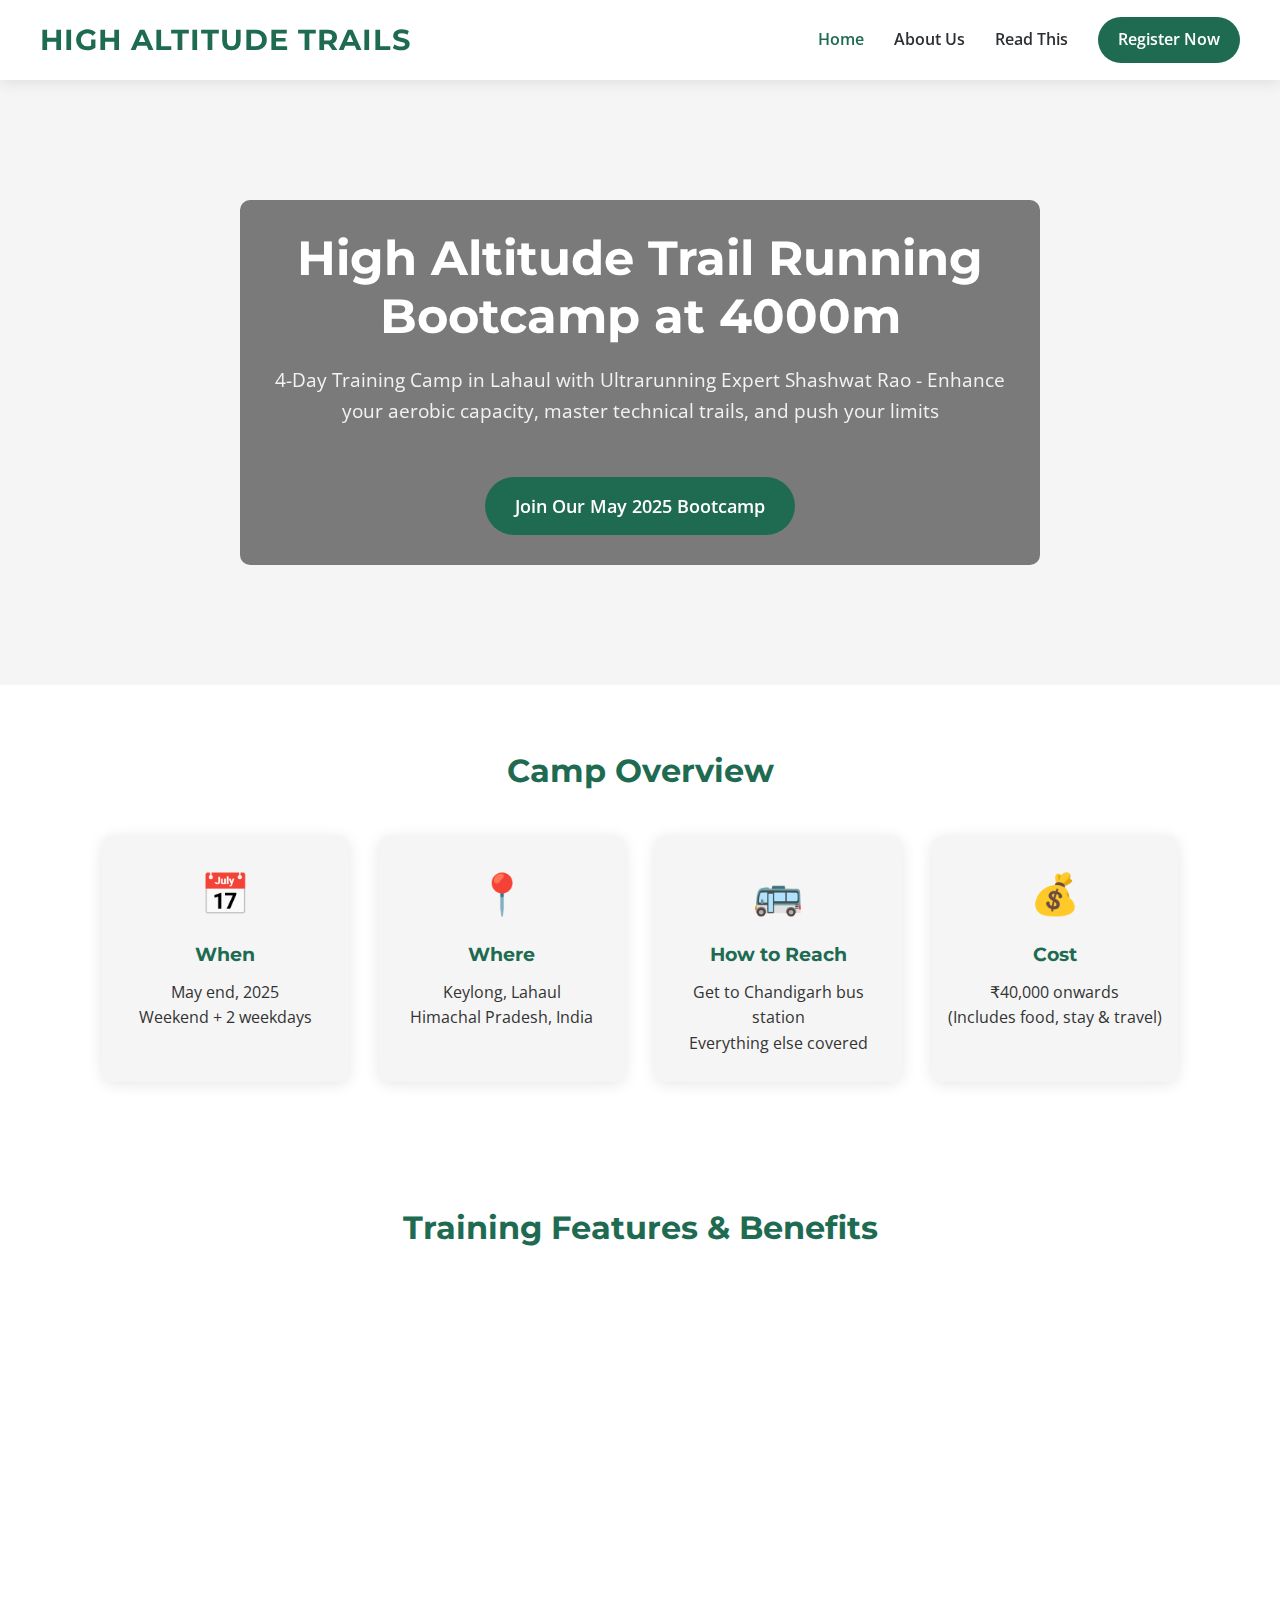
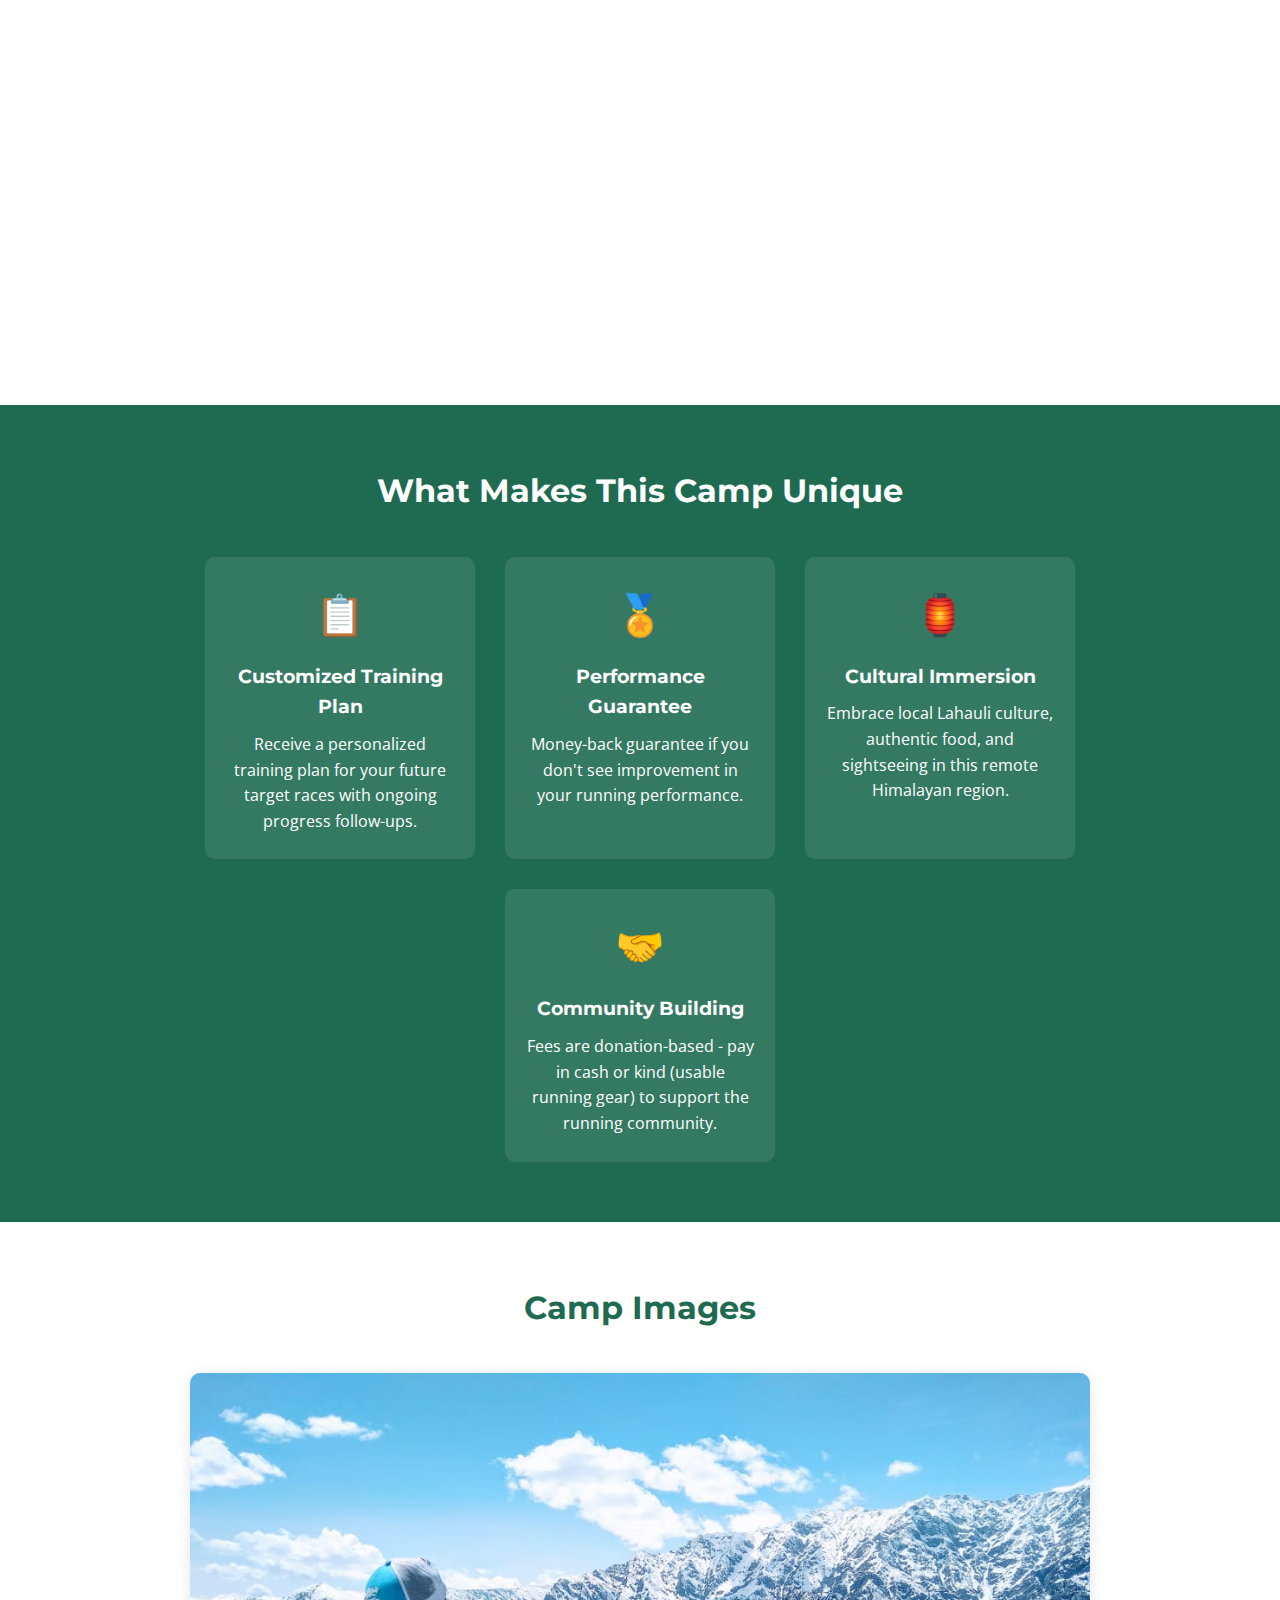
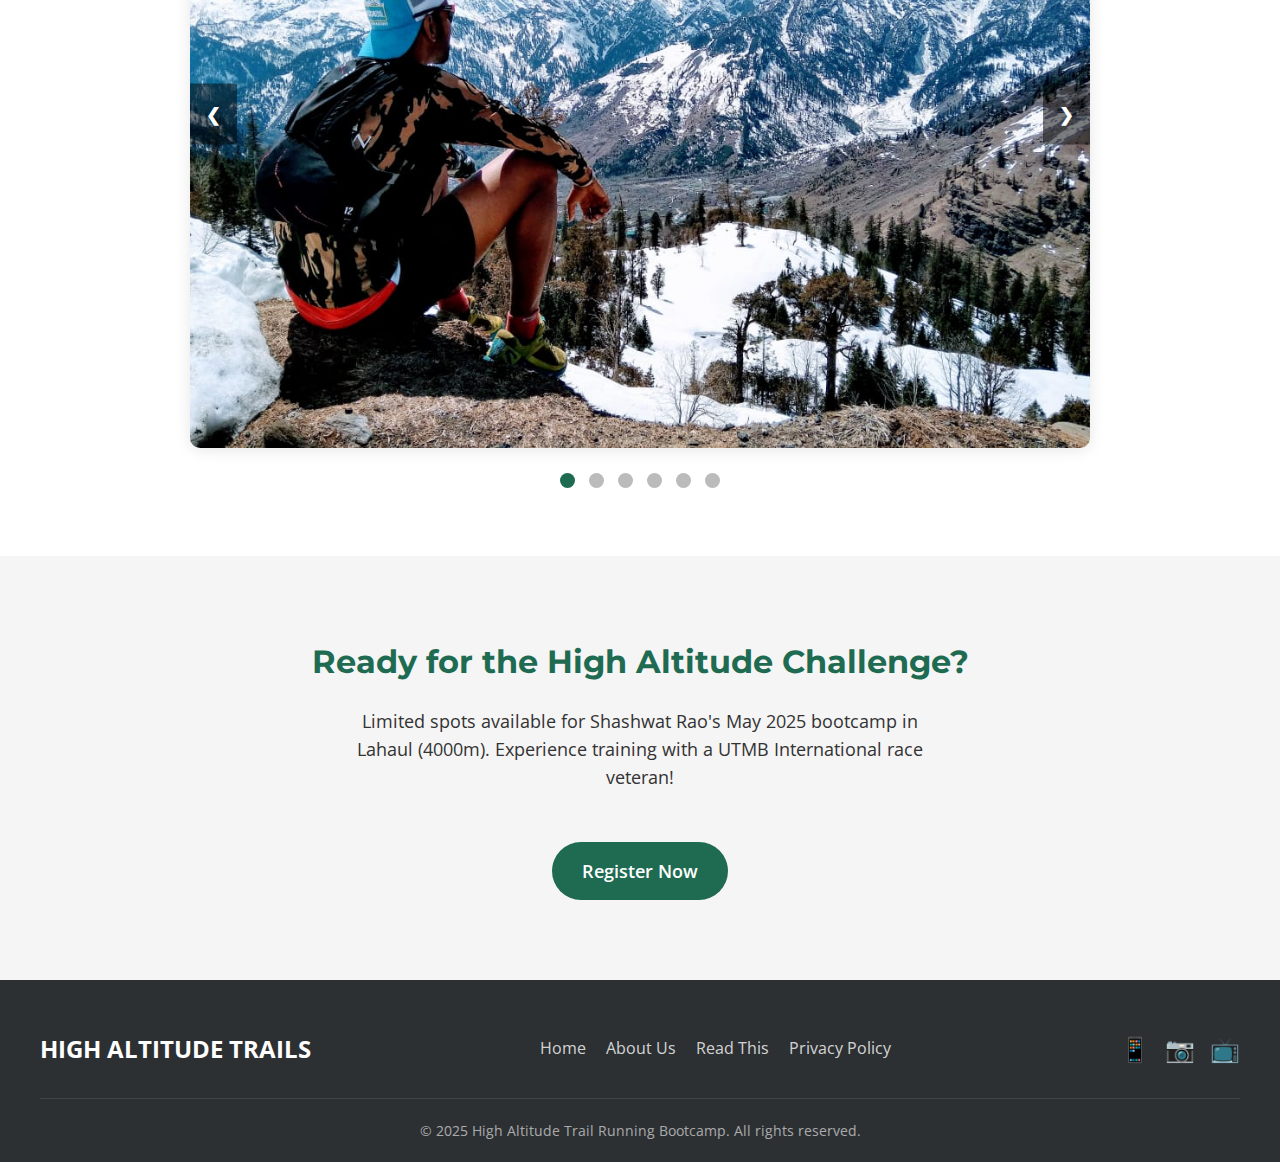
<file: public/index.html>
<!DOCTYPE html>
<html lang="en">
<head>
    <meta charset="UTF-8">
    <meta name="viewport" content="width=device-width, initial-scale=1.0">
    <title>Lahaul High Altitude Trail Running Bootcamp</title>
    <link rel="stylesheet" href="styles.css">
    <link rel="preconnect" href="https://fonts.googleapis.com">
    <link rel="preconnect" href="https://fonts.gstatic.com" crossorigin>
    <link href="https://fonts.googleapis.com/css2?family=Montserrat:wght@400;600;700&family=Open+Sans:wght@400;600&display=swap" rel="stylesheet">
</head>
<body>
    <header>
        <nav>
            <div class="logo">HIGH ALTITUDE TRAILS</div>
            <div class="nav-links">
                <a href="index.html" class="active">Home</a>
                <a href="about.html">About Us</a>
                <a href="read-this.html">Read This</a>
                <a href="javascript:void(0)" onclick="openWhatsApp()" class="cta-button">Register Now</a>
            </div>
        </nav>
    </header>

    <section class="hero">
        <div class="hero-content">
            <h1>High Altitude Trail Running Bootcamp at 4000m</h1>
            <p>4-Day Training Camp in Lahaul with Ultrarunning Expert Shashwat Rao - Enhance your aerobic capacity, master technical trails, and push your limits</p>
            <a href="javascript:void(0)" onclick="openWhatsApp()" class="cta-button-large">Join Our May 2025 Bootcamp</a>
        </div>
    </section>

    <section class="camp-details">
        <div class="container">
            <h2>Camp Overview</h2>
            <div class="details-grid">
                <div class="detail-item">
                    <div class="detail-icon">📅</div>
                    <h3>When</h3>
                    <p>May end, 2025<br>Weekend + 2 weekdays</p>
                </div>
                <div class="detail-item">
                    <div class="detail-icon">📍</div>
                    <h3>Where</h3>
                    <p>Keylong, Lahaul<br>Himachal Pradesh, India</p>
                </div>
                <div class="detail-item">
                    <div class="detail-icon">🚌</div>
                    <h3>How to Reach</h3>
                    <p>Get to Chandigarh bus station<br>Everything else covered</p>
                </div>
                <div class="detail-item">
                    <div class="detail-icon">💰</div>
                    <h3>Cost</h3>
                    <p>₹40,000 onwards<br>(Includes food, stay & travel)</p>
                </div>
            </div>
        </div>
    </section>

    <section class="features">
        <h2>Training Features & Benefits</h2>
        <div class="feature-container">
            <div class="feature">
                <div class="feature-icon">⛰️</div>
                <h3>High Altitude Training</h3>
                <p>Specific 4000m altitude training to enhance aerobic capacity. Experience steep gradients and diverse terrain.</p>
            </div>
            <div class="feature">
                <div class="feature-icon">👟</div>
                <h3>Technical Training</h3>
                <p>Master uphill & downhill techniques on soft trails, forests, boulders, and peaks above tree line. No roads - pure trail experience!</p>
            </div>
            <div class="feature">
                <div class="feature-icon">🥾</div>
                <h3>Gear Knowledge</h3>
                <p>Learn proper use of poles, crampons, altitude-appropriate clothing, and footwear selection for different terrains.</p>
            </div>
            <div class="feature">
                <div class="feature-icon">🥗</div>
                <h3>Nutrition Masterclass</h3>
                <p>Race-specific and general nutrition guidance for high-altitude performance and recovery.</p>
            </div>
            <div class="feature">
                <div class="feature-icon">🏋️</div>
                <h3>Cross Training</h3>
                <p>Complementary cycling and strength work sessions to build overall fitness and prevent injuries.</p>
            </div>
            <div class="feature">
                <div class="feature-icon">❄️</div>
                <h3>Recovery Sessions</h3>
                <p>Natural ice baths in cold mountain streams to enhance recovery and build mental resilience.</p>
            </div>
        </div>
    </section>
    
    <section class="unique-value">
        <div class="container">
            <h2>What Makes This Camp Unique</h2>
            <div class="value-grid">
                <div class="value-item">
                    <div class="value-icon">📋</div>
                    <h3>Customized Training Plan</h3>
                    <p>Receive a personalized training plan for your future target races with ongoing progress follow-ups.</p>
                </div>
                <div class="value-item">
                    <div class="value-icon">🏅</div>
                    <h3>Performance Guarantee</h3>
                    <p>Money-back guarantee if you don't see improvement in your running performance.</p>
                </div>
                <div class="value-item">
                    <div class="value-icon">🏮</div>
                    <h3>Cultural Immersion</h3>
                    <p>Embrace local Lahauli culture, authentic food, and sightseeing in this remote Himalayan region.</p>
                </div>
                <div class="value-item">
                    <div class="value-icon">🤝</div>
                    <h3>Community Building</h3>
                    <p>Fees are donation-based - pay in cash or kind (usable running gear) to support the running community.</p>
                </div>
            </div>
        </div>
    </section>
    
    <section class="camp-images">
        <div class="container">
            <h2>Camp Images</h2>
            <div class="image-slider">
                <div class="slider-container">
                    <div class="slide fade">
                        <img src="./assets/camp1.jpg" alt="Camp landscape view">
                    </div>
                    <div class="slide fade">
                        <img src="./assets/camp2.jpg" alt="Training session">
                    </div>
                    <div class="slide fade">
                        <img src="./assets/camp3.jpg" alt="Mountain trail view">
                    </div>
                    <div class="slide fade">
                        <img src="./assets/camp4.jpg" alt="Trail running in mountains">
                    </div>
                    <div class="slide fade">
                        <img src="./assets/camp5.jpg" alt="Beautiful landscape">
                    </div>
                    <div class="slide fade">
                        <img src="./assets/camp6.jpg" alt="Group running session">
                    </div>
                    
                    <!-- Navigation arrows -->
                    <a class="prev" onclick="changeSlide(-1)">&#10094;</a>
                    <a class="next" onclick="changeSlide(1)">&#10095;</a>
                </div>
                
                <!-- Dots/circles -->
                <div class="dots-container">
                    <span class="dot" onclick="currentSlide(1)"></span>
                    <span class="dot" onclick="currentSlide(2)"></span>
                    <span class="dot" onclick="currentSlide(3)"></span>
                    <span class="dot" onclick="currentSlide(4)"></span>
                    <span class="dot" onclick="currentSlide(5)"></span>
                    <span class="dot" onclick="currentSlide(6)"></span>
                </div>
            </div>
        </div>
    </section>

    <section id="register" class="cta-section">
        <h2>Ready for the High Altitude Challenge?</h2>
        <p>Limited spots available for Shashwat Rao's May 2025 bootcamp in Lahaul (4000m). Experience training with a UTMB International race veteran!</p>
        <a href="javascript:void(0)" onclick="openWhatsApp()" class="cta-button-large">Register Now</a>
    </section>

    <footer>
        <div class="footer-content">
            <div class="footer-logo">HIGH ALTITUDE TRAILS</div>
            <div class="footer-links">
                <a href="index.html">Home</a>
                <a href="about.html">About Us</a>
                <a href="read-this.html">Read This</a>
                <a href="#">Privacy Policy</a>
            </div>
            <div class="social-links">
                <a href="#" class="social-icon">📱</a>
                <a href="#" class="social-icon">📷</a>
                <a href="#" class="social-icon">📺</a>
            </div>
        </div>
        <div class="copyright">© 2025 High Altitude Trail Running Bootcamp. All rights reserved.</div>
    </footer>

    <script src="script.js"></script>
</body>
</html>
</file>
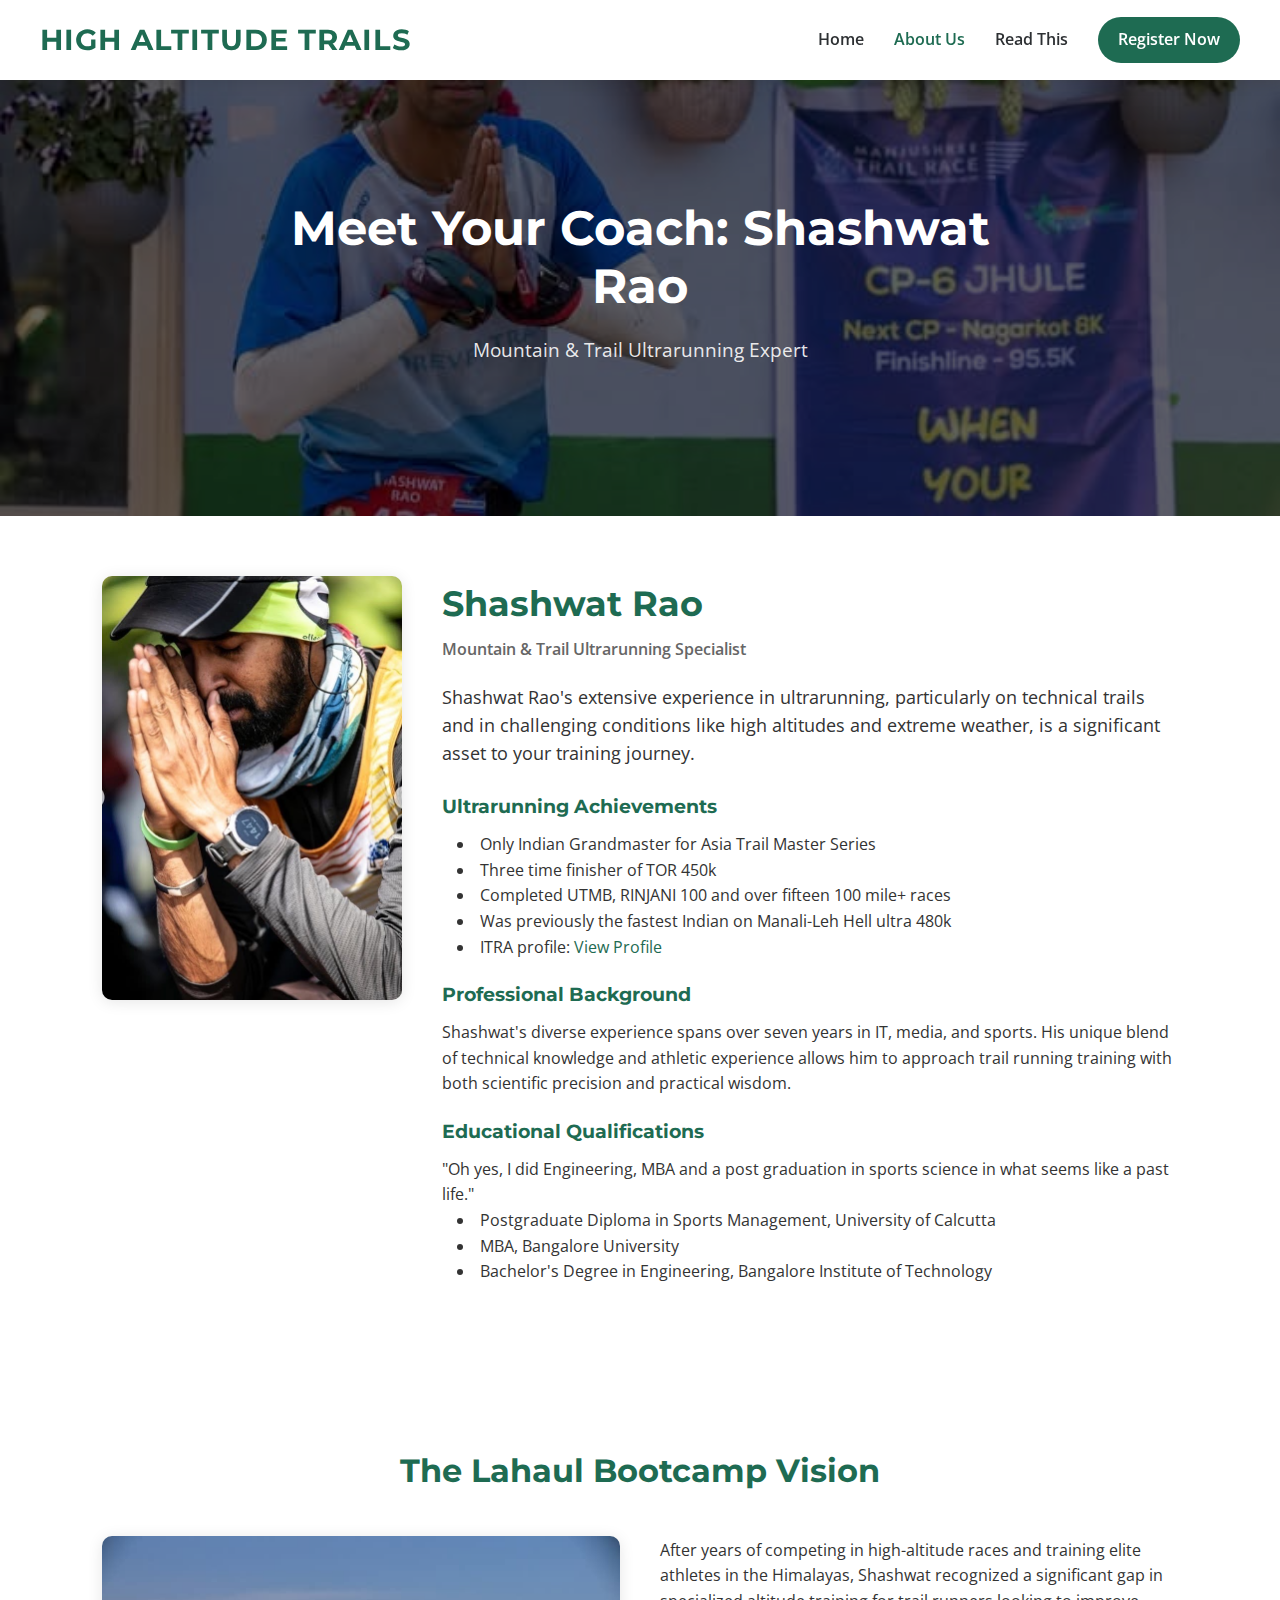
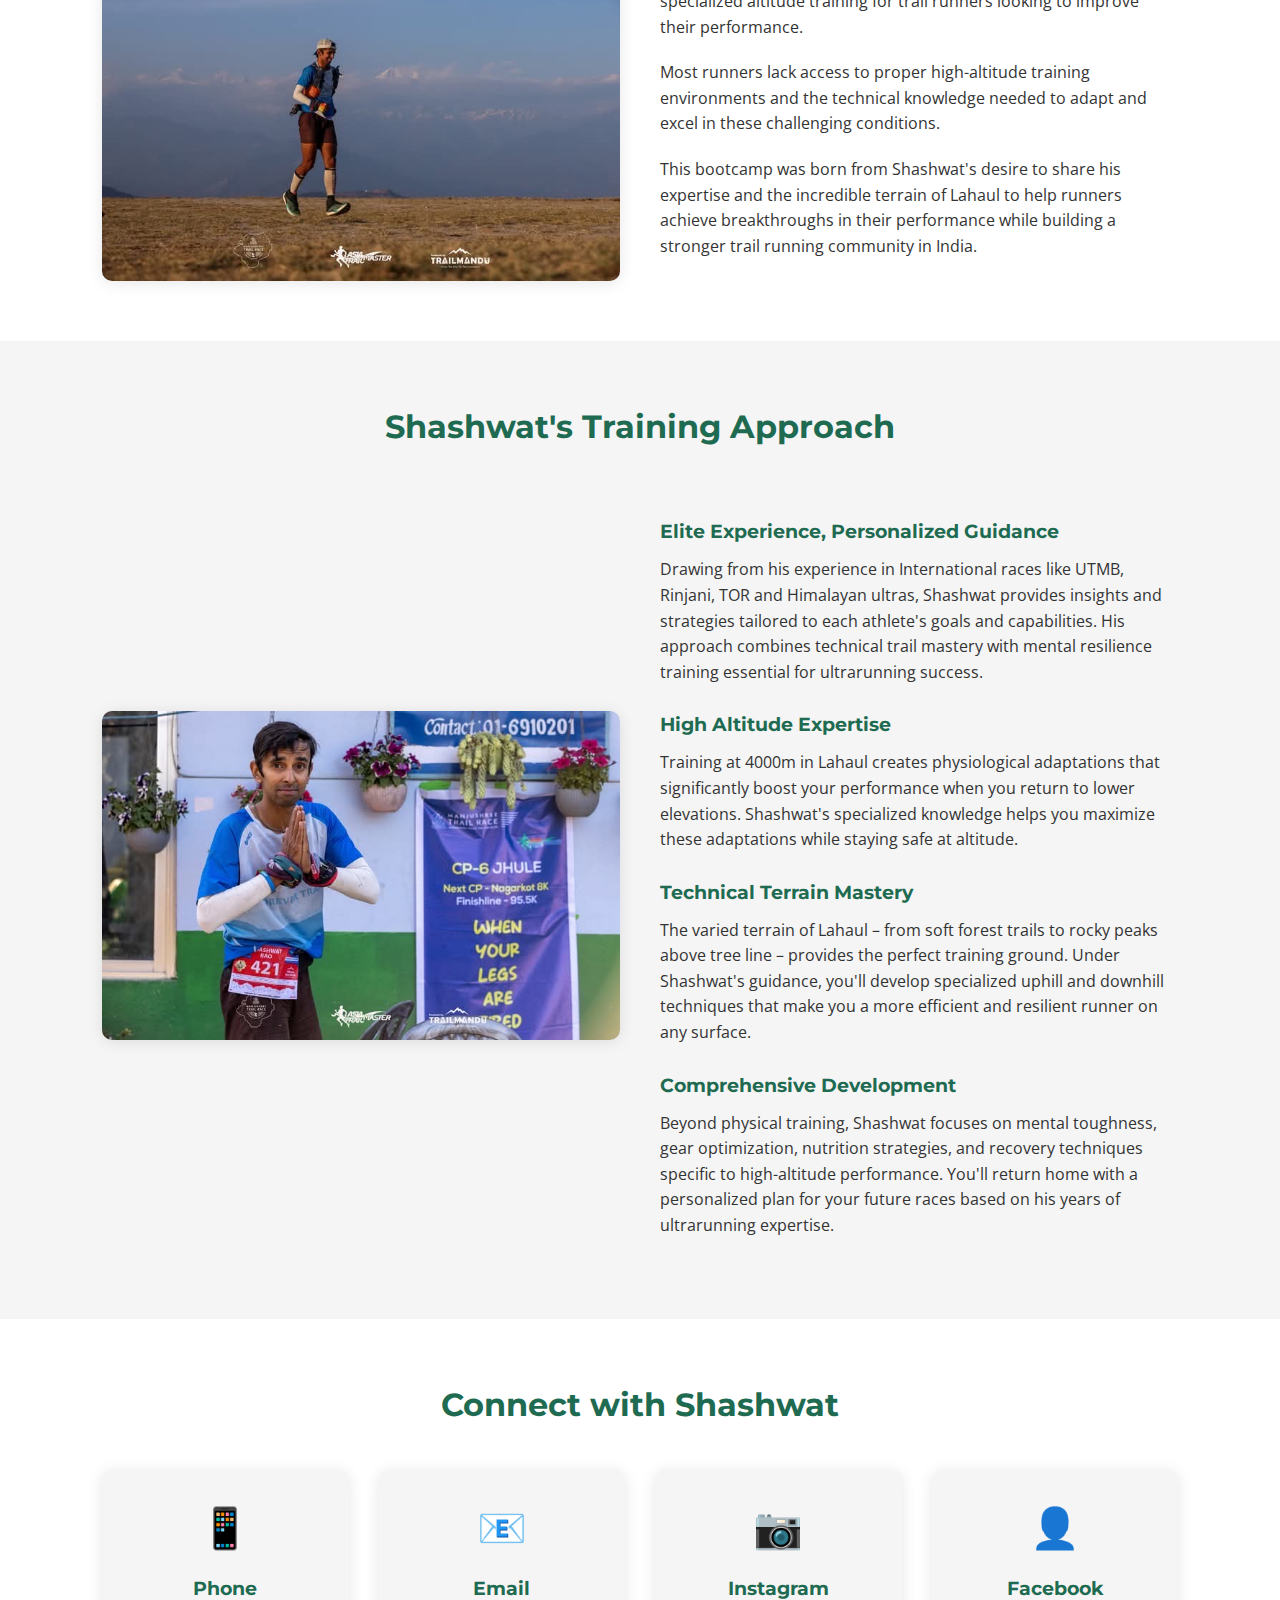
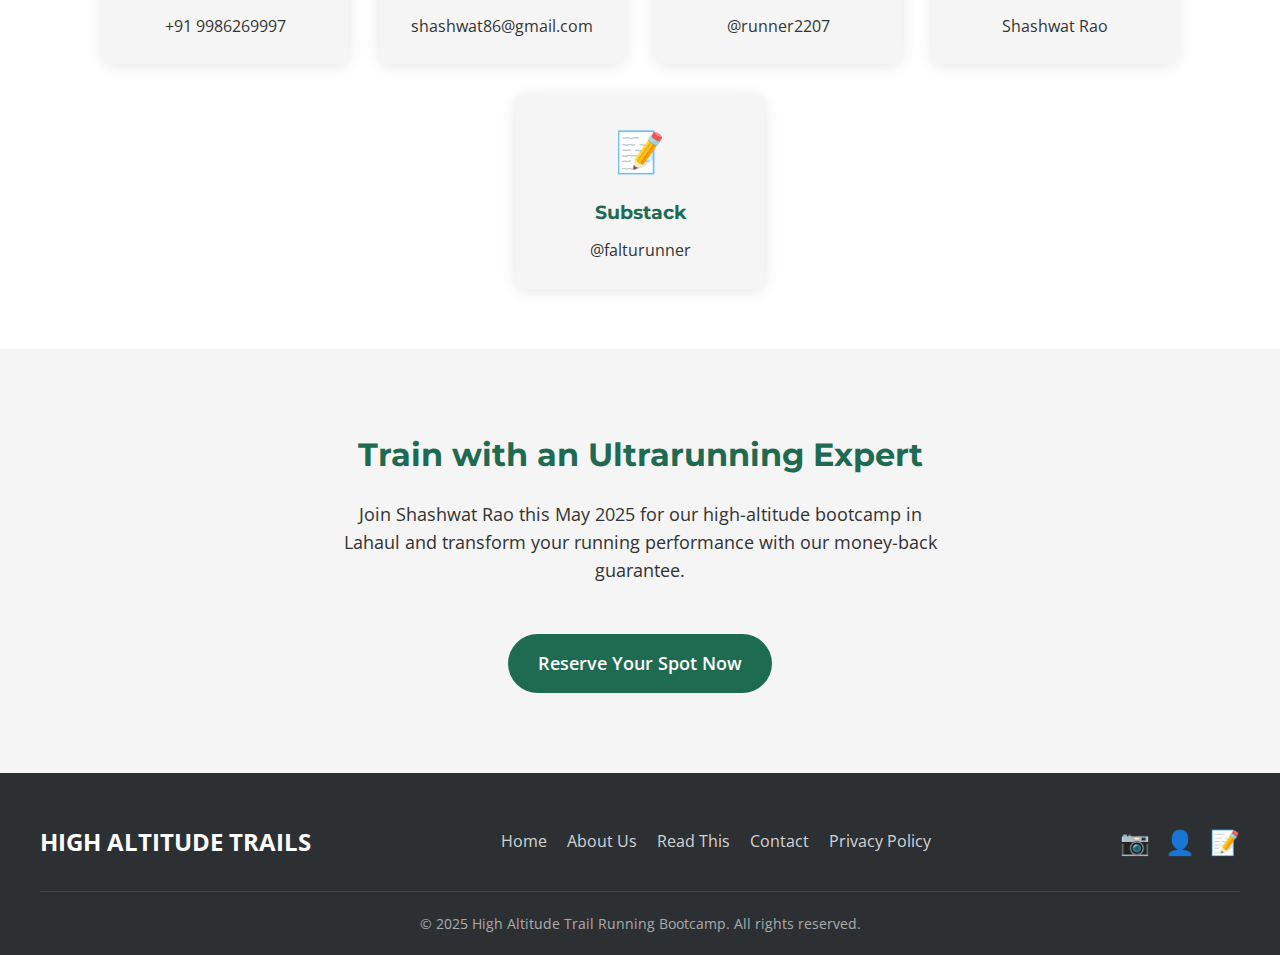
<file: public/about.html>
<!DOCTYPE html>
<html lang="en">
<head>
    <meta charset="UTF-8">
    <meta name="viewport" content="width=device-width, initial-scale=1.0">
    <title>About Us - High Altitude Trail Running Bootcamp</title>
    <link rel="stylesheet" href="styles.css">
    <link rel="preconnect" href="https://fonts.googleapis.com">
    <link rel="preconnect" href="https://fonts.gstatic.com" crossorigin>
    <link href="https://fonts.googleapis.com/css2?family=Montserrat:wght@400;600;700&family=Open+Sans:wght@400;600&display=swap" rel="stylesheet">
</head>
<body>
    <header>
        <nav>
            <div class="logo">HIGH ALTITUDE TRAILS</div>
            <div class="nav-links">
                <a href="index.html">Home</a>
                <a href="about.html" class="active">About Us</a>
                <a href="read-this.html">Read This</a>
                <a href="javascript:void(0)" onclick="openWhatsApp()" class="cta-button">Register Now</a>
            </div>
        </nav>
    </header>

    <section class="about-hero">
        <div class="about-hero-content">
            <h1>Meet Your Coach: Shashwat Rao</h1>
            <p>Mountain & Trail Ultrarunning Expert</p>
        </div>
    </section>

    <section class="coach-profile-section">
        <div class="container">
            <div class="coach-profile">
                <div class="coach-photo">
                    <img src="./assets/s1.jpeg" alt="Shashwat Rao profile photo" />
                </div>
                <div class="coach-bio">
                    <h2>Shashwat Rao</h2>
                    <p class="coach-title">Mountain & Trail Ultrarunning Specialist</p>
                    
                    <p class="coach-intro">Shashwat Rao's extensive experience in ultrarunning, particularly on technical trails and in challenging conditions like high altitudes and extreme weather, is a significant asset to your training journey.</p>
                    
                    <div class="coach-credentials">
                        <h3>Ultrarunning Achievements</h3>
                        <ul class="achievements-list">
                            <li>Only Indian Grandmaster for Asia Trail Master Series</li>
                            <li>Three time finisher of TOR 450k</li>
                            <li>Completed UTMB, RINJANI 100 and over fifteen 100 mile+ races</li>
                            <li>Was previously the fastest Indian on Manali-Leh Hell ultra 480k</li>
                            <li>ITRA profile: <a href="https://itra.run/api/RunnerSpace/GetRunnerSpace?memberString=iw%2B6leT%2FqSUHUY7rq4WhhQ%3D%3D" target="_blank">View Profile</a></li>
                        </ul>
                        
                        <h3>Professional Background</h3>
                        <p>Shashwat's diverse experience spans over seven years in IT, media, and sports. His unique blend of technical knowledge and athletic experience allows him to approach trail running training with both scientific precision and practical wisdom.</p>
                        
                        <h3>Educational Qualifications</h3>
                        <p>"Oh yes, I did Engineering, MBA and a post graduation in sports science in what seems like a past life."</p>
                        <ul>
                            <li>Postgraduate Diploma in Sports Management, University of Calcutta</li>
                            <li>MBA, Bangalore University</li>
                            <li>Bachelor's Degree in Engineering, Bangalore Institute of Technology</li>
                        </ul>
                    </div>
                </div>
            </div>
        </div>
    </section>

    <section class="our-story">
        <div class="container">
            <h2>The Lahaul Bootcamp Vision</h2>
            <div class="story-content">
                <div class="story-image">
                    <img src="./assets/s2.jpeg" alt="High altitude trail in Lahaul" />
                </div>
                <div class="story-text">
                    <p>After years of competing in high-altitude races and training elite athletes in the Himalayas, Shashwat recognized a significant gap in specialized altitude training for trail runners looking to improve their performance.</p>
                    <p>Most runners lack access to proper high-altitude training environments and the technical knowledge needed to adapt and excel in these challenging conditions.</p>
                    <p>This bootcamp was born from Shashwat's desire to share his expertise and the incredible terrain of Lahaul to help runners achieve breakthroughs in their performance while building a stronger trail running community in India.</p>
                </div>
            </div>
        </div>
    </section>

    <section class="training-approach">
        <div class="container">
            <h2>Shashwat's Training Approach</h2>
            <div class="approach-content">
                <div class="approach-image">
                    <img src="./assets/s3.jpeg" alt="Training session in Lahaul" />
                </div>
                <div class="approach-text">
                    <h3>Elite Experience, Personalized Guidance</h3>
                    <p>Drawing from his experience in International races like UTMB, Rinjani, TOR and Himalayan ultras, Shashwat provides insights and strategies tailored to each athlete's goals and capabilities. His approach combines technical trail mastery with mental resilience training essential for ultrarunning success.</p>
                    
                    <h3>High Altitude Expertise</h3>
                    <p>Training at 4000m in Lahaul creates physiological adaptations that significantly boost your performance when you return to lower elevations. Shashwat's specialized knowledge helps you maximize these adaptations while staying safe at altitude.</p>
                    
                    <h3>Technical Terrain Mastery</h3>
                    <p>The varied terrain of Lahaul – from soft forest trails to rocky peaks above tree line – provides the perfect training ground. Under Shashwat's guidance, you'll develop specialized uphill and downhill techniques that make you a more efficient and resilient runner on any surface.</p>
                    
                    <h3>Comprehensive Development</h3>
                    <p>Beyond physical training, Shashwat focuses on mental toughness, gear optimization, nutrition strategies, and recovery techniques specific to high-altitude performance. You'll return home with a personalized plan for your future races based on his years of ultrarunning expertise.</p>
                </div>
            </div>
        </div>
    </section>

    <section class="contact-section">
        <div class="container">
            <h2>Connect with Shashwat</h2>
            <div class="contact-grid">
                <div class="contact-item">
                    <div class="contact-icon">📱</div>
                    <h3>Phone</h3>
                    <p><a href="tel:+919986269997">+91 9986269997</a></p>
                </div>
                <div class="contact-item">
                    <div class="contact-icon">📧</div>
                    <h3>Email</h3>
                    <p><a href="mailto:shashwat86@gmail.com">shashwat86@gmail.com</a></p>
                </div>
                <div class="contact-item">
                    <div class="contact-icon">📷</div>
                    <h3>Instagram</h3>
                    <p><a href="https://www.instagram.com/runner2207" target="_blank">@runner2207</a></p>
                </div>
                <div class="contact-item">
                    <div class="contact-icon">👤</div>
                    <h3>Facebook</h3>
                    <p><a href="https://www.facebook.com/shashwat.rao.37/" target="_blank">Shashwat Rao</a></p>
                </div>
                <div class="contact-item">
                    <div class="contact-icon">📝</div>
                    <h3>Substack</h3>
                    <p><a href="https://substack.com/@falturunner" target="_blank">@falturunner</a></p>
                </div>
            </div>
        </div>
    </section>

    <section class="cta-section">
        <h2>Train with an Ultrarunning Expert</h2>
        <p>Join Shashwat Rao this May 2025 for our high-altitude bootcamp in Lahaul and transform your running performance with our money-back guarantee.</p>
        <a href="javascript:void(0)" onclick="openWhatsApp()" class="cta-button-large">Reserve Your Spot Now</a>
    </section>

    <footer>
        <div class="footer-content">
            <div class="footer-logo">HIGH ALTITUDE TRAILS</div>
            <div class="footer-links">
                <a href="index.html">Home</a>
                <a href="about.html">About Us</a>
                <a href="read-this.html">Read This</a>
                <a href="javascript:void(0)" onclick="openWhatsApp()">Contact</a>
                <a href="#">Privacy Policy</a>
            </div>
            <div class="social-links">
                <a href="https://www.instagram.com/runner2207" target="_blank" class="social-icon">📷</a>
                <a href="https://www.facebook.com/shashwat.rao.37/" target="_blank" class="social-icon">👤</a>
                <a href="https://substack.com/@falturunner" target="_blank" class="social-icon">📝</a>
            </div>
        </div>
        <div class="copyright">© 2025 High Altitude Trail Running Bootcamp. All rights reserved.</div>
    </footer>

    <script src="script.js"></script>
</body>
</html>
</file>
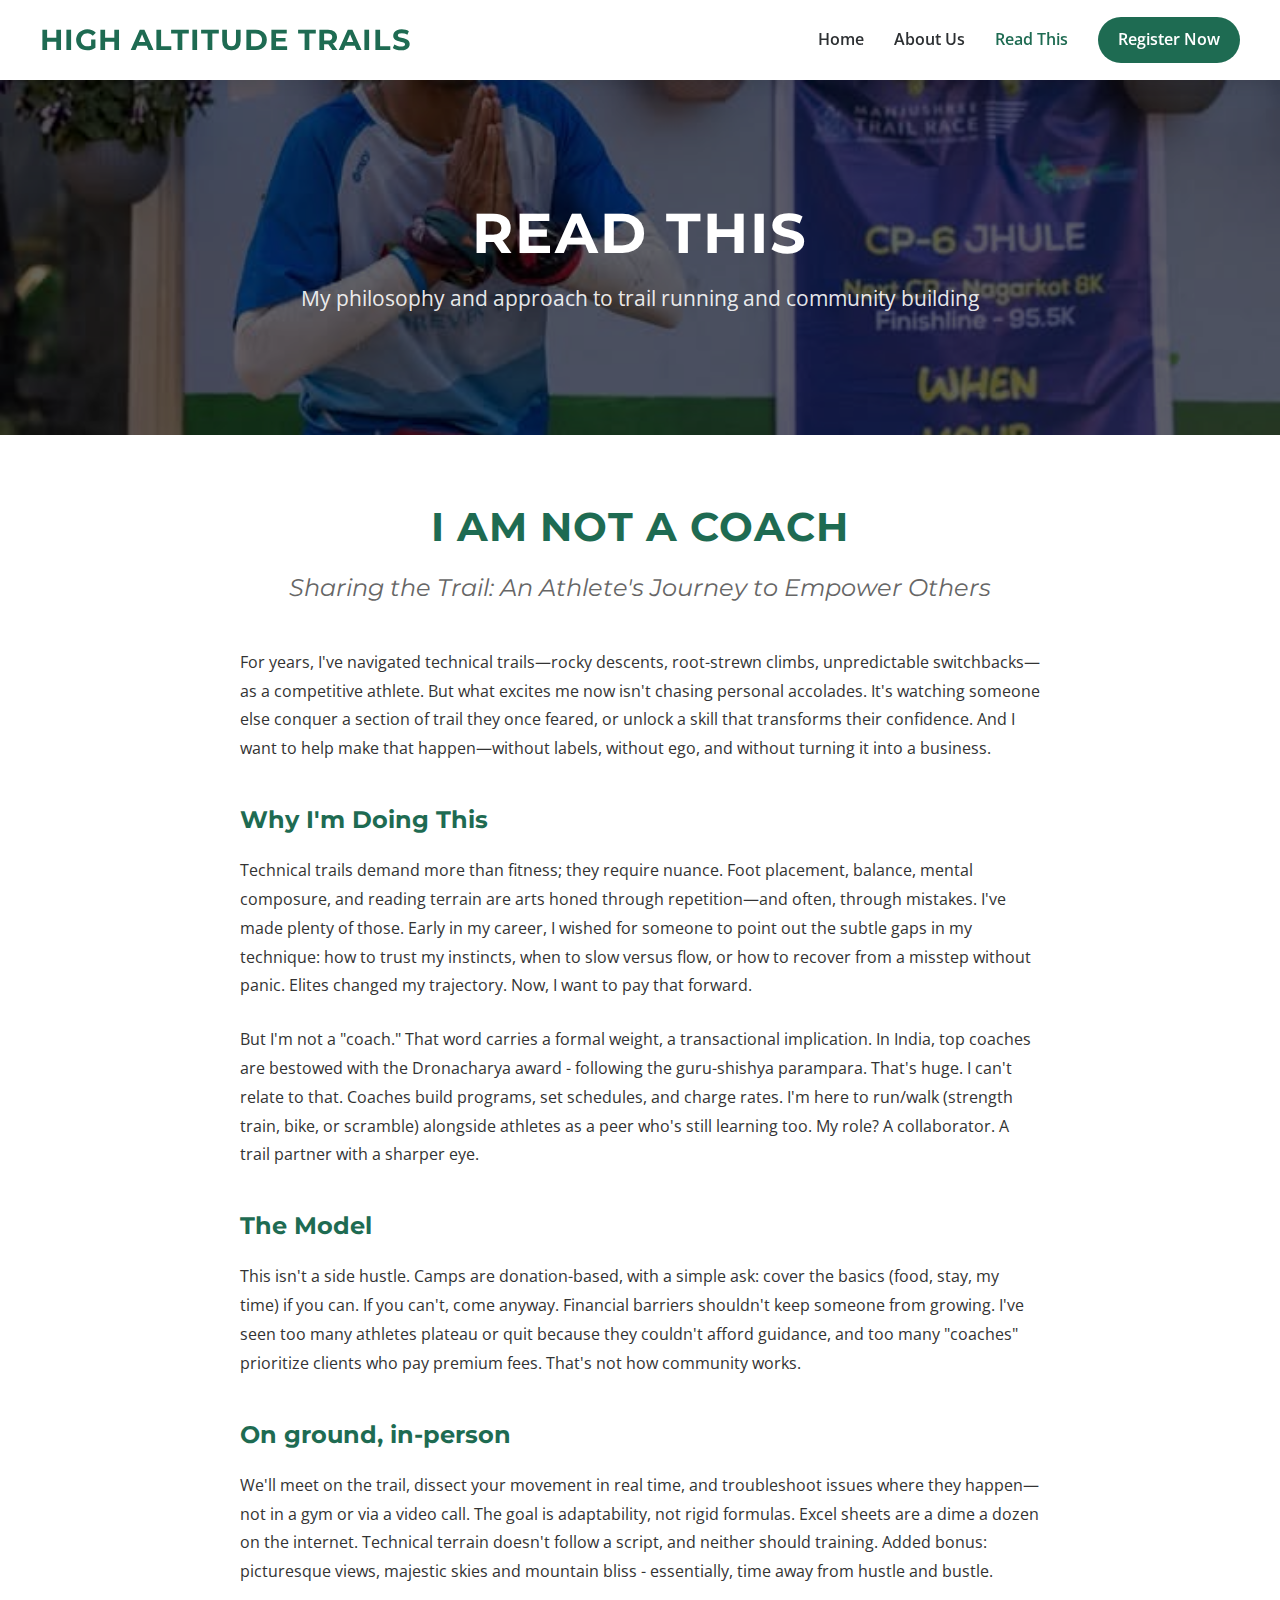
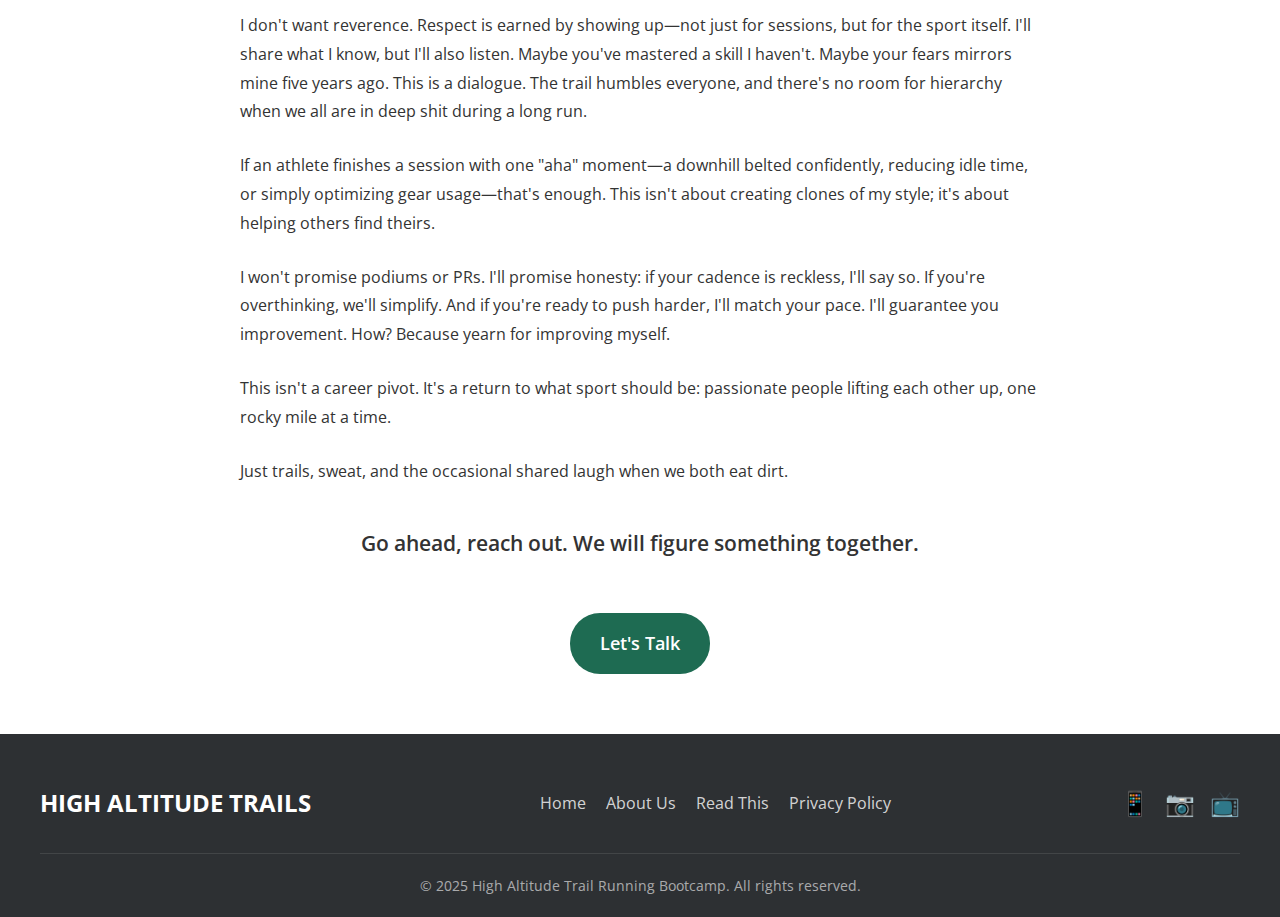
<file: public/read-this.html>
<!DOCTYPE html>
<html lang="en">
<head>
    <meta charset="UTF-8">
    <meta name="viewport" content="width=device-width, initial-scale=1.0">
    <title>Read This - High Altitude Trail Running Bootcamp</title>
    <link rel="stylesheet" href="styles.css">
    <link rel="preconnect" href="https://fonts.googleapis.com">
    <link rel="preconnect" href="https://fonts.gstatic.com" crossorigin>
    <link href="https://fonts.googleapis.com/css2?family=Montserrat:wght@400;600;700&family=Open+Sans:wght@400;600&display=swap" rel="stylesheet">
</head>
<body>
    <header>
        <nav>
            <div class="logo">HIGH ALTITUDE TRAILS</div>
            <div class="nav-links">
                <a href="index.html">Home</a>
                <a href="about.html">About Us</a>
                <a href="read-this.html" class="active">Read This</a>
                <a href="javascript:void(0)" onclick="openWhatsApp()" class="cta-button">Register Now</a>
            </div>
        </nav>
    </header>

    <section class="read-this-hero">
        <div class="read-this-hero-content">
            <h1>READ THIS</h1>
            <p>My philosophy and approach to trail running and community building</p>
        </div>
    </section>

    <section class="manifesto">
        <div class="container">
            <div class="manifesto-header">
                <h2>I AM NOT A COACH</h2>
                <h3>Sharing the Trail: An Athlete's Journey to Empower Others</h3>
            </div>
            
            <div class="manifesto-content">
                <p>For years, I've navigated technical trails—rocky descents, root-strewn climbs, unpredictable switchbacks—as a competitive athlete. But what excites me now isn't chasing personal accolades. It's watching someone else conquer a section of trail they once feared, or unlock a skill that transforms their confidence. And I want to help make that happen—without labels, without ego, and without turning it into a business.</p>
                
                <h4>Why I'm Doing This</h4>
                <p>Technical trails demand more than fitness; they require nuance. Foot placement, balance, mental composure, and reading terrain are arts honed through repetition—and often, through mistakes. I've made plenty of those. Early in my career, I wished for someone to point out the subtle gaps in my technique: how to trust my instincts, when to slow versus flow, or how to recover from a misstep without panic. Elites changed my trajectory. Now, I want to pay that forward.</p>
                
                <p>But I'm not a "coach." That word carries a formal weight, a transactional implication. In India, top coaches are bestowed with the Dronacharya award - following the guru-shishya parampara. That's huge. I can't relate to that. Coaches build programs, set schedules, and charge rates. I'm here to run/walk (strength train, bike, or scramble) alongside athletes as a peer who's still learning too. My role? A collaborator. A trail partner with a sharper eye.</p>
                
                <h4>The Model</h4>
                <p>This isn't a side hustle. Camps are donation-based, with a simple ask: cover the basics (food, stay, my time) if you can. If you can't, come anyway. Financial barriers shouldn't keep someone from growing. I've seen too many athletes plateau or quit because they couldn't afford guidance, and too many "coaches" prioritize clients who pay premium fees. That's not how community works.</p>
                
                <h4>On ground, in-person</h4>
                <p>We'll meet on the trail, dissect your movement in real time, and troubleshoot issues where they happen—not in a gym or via a video call. The goal is adaptability, not rigid formulas. Excel sheets are a dime a dozen on the internet. Technical terrain doesn't follow a script, and neither should training. Added bonus: picturesque views, majestic skies and mountain bliss - essentially, time away from hustle and bustle.</p>
                
                <p>I don't want reverence. Respect is earned by showing up—not just for sessions, but for the sport itself. I'll share what I know, but I'll also listen. Maybe you've mastered a skill I haven't. Maybe your fears mirrors mine five years ago. This is a dialogue. The trail humbles everyone, and there's no room for hierarchy when we all are in deep shit during a long run.</p>
                
                <p>If an athlete finishes a session with one "aha" moment—a downhill belted confidently, reducing idle time, or simply optimizing gear usage—that's enough. This isn't about creating clones of my style; it's about helping others find theirs.</p>
                
                <p>I won't promise podiums or PRs. I'll promise honesty: if your cadence is reckless, I'll say so. If you're overthinking, we'll simplify. And if you're ready to push harder, I'll match your pace. I'll guarantee you improvement. How? Because yearn for improving myself.</p>
                
                <p>This isn't a career pivot. It's a return to what sport should be: passionate people lifting each other up, one rocky mile at a time.</p>
                
                <p>Just trails, sweat, and the occasional shared laugh when we both eat dirt.</p>
                
                <p class="cta-text">Go ahead, reach out. We will figure something together.</p>
                
                <div class="manifesto-cta">
                    <a href="javascript:void(0)" onclick="openWhatsApp()" class="cta-button-large">Let's Talk</a>
                </div>
            </div>
        </div>
    </section>

    <footer>
        <div class="footer-content">
            <div class="footer-logo">HIGH ALTITUDE TRAILS</div>
            <div class="footer-links">
                <a href="index.html">Home</a>
                <a href="about.html">About Us</a>
                <a href="read-this.html">Read This</a>
                <a href="#">Privacy Policy</a>
            </div>
            <div class="social-links">
                <a href="#" class="social-icon">📱</a>
                <a href="#" class="social-icon">📷</a>
                <a href="#" class="social-icon">📺</a>
            </div>
        </div>
        <div class="copyright">© 2025 High Altitude Trail Running Bootcamp. All rights reserved.</div>
    </footer>

    <script src="script.js"></script>
</body>
</html>
</file>
<file: public/styles.css>
/* Global Styles */
:root {
  --primary-color: #1e6b52;
  --secondary-color: #f8b500;
  --dark-color: #2d3033;
  --light-color: #f5f5f5;
  --text-color: #333;
  --text-light: #666;
  --shadow: 0 2px 15px rgba(0, 0, 0, 0.1);
}

* {
  margin: 0;
  padding: 0;
  box-sizing: border-box;
}

body {
  font-family: 'Open Sans', sans-serif;
  line-height: 1.6;
  color: var(--text-color);
  background-color: var(--light-color);
}

h1, h2, h3, h4, .logo {
  font-family: 'Montserrat', sans-serif;
  font-weight: 700;
}

.container {
  width: 90%;
  max-width: 1200px;
  margin: 0 auto;
  padding: 0 20px;
}

a {
  text-decoration: none;
  color: var(--primary-color);
  transition: all 0.3s ease;
}

a:hover {
  color: var(--secondary-color);
}

section {
  padding: 60px 20px;
  display: block;
  width: 100%;
}

/* Header and Navigation */
header {
  background-color: white;
  box-shadow: var(--shadow);
  padding: 0 20px;
  position: sticky;
  top: 0;
  z-index: 100;
}

nav {
  display: flex;
  justify-content: space-between;
  align-items: center;
  height: 80px;
  max-width: 1200px;
  margin: 0 auto;
}

.logo {
  font-size: 1.8rem;
  font-weight: 700;
  color: var(--primary-color);
  letter-spacing: 1px;
}

.nav-links {
  display: flex;
  align-items: center;
  gap: 30px;
}

.nav-links a {
  color: var(--dark-color);
  font-weight: 600;
}

.nav-links a:hover, .nav-links a.active {
  color: var(--primary-color);
}

.contact-link {
  position: relative;
}

.contact-link:after {
  content: "📱";
  font-size: 0.9rem;
  margin-left: 5px;
  position: relative;
  top: -1px;
}

.cta-button {
  background-color: var(--primary-color);
  color: white !important;
  padding: 10px 20px;
  border-radius: 30px;
  font-weight: 600;
  transition: all 0.3s ease;
}

.cta-button:hover {
  background-color: var(--secondary-color);
  transform: translateY(-2px);
}

.cta-button-large {
  display: inline-block;
  background-color: var(--primary-color);
  color: white;
  padding: 15px 30px;
  border-radius: 30px;
  font-size: 1.1rem;
  font-weight: 600;
  margin-top: 20px;
  transition: all 0.3s ease;
}

.cta-button-large:hover {
  background-color: var(--secondary-color);
  color: white;
  transform: translateY(-3px);
  box-shadow: 0 10px 20px rgba(0,0,0,0.1);
}

/* Hero Section */
.hero {
  position: relative;
  color: white;
  text-align: center;
  padding: 120px 20px;
  display: flex;
  flex-direction: column;
  align-items: center;
  justify-content: center;
  min-height: 600px;
}

.hero::before {
  content: none; /* Remove the overlay completely */
}

.hero-content {
  position: relative;
  z-index: 2;
  max-width: 800px;
  background-color: rgba(0, 0, 0, 0.5);
  padding: 30px;
  border-radius: 10px;
  backdrop-filter: blur(5px);
}

.about-hero, .read-this-hero {
  background: url('assets/s3.jpeg');
  background-size: cover;
  background-position: center;
  color: white;
  text-align: center;
  padding: 120px 20px;
  display: flex;
  align-items: center;
  justify-content: center;
  position: relative;
}

.about-hero::before, .read-this-hero::before {
  content: "";
  position: absolute;
  top: 0;
  left: 0;
  width: 100%;
  height: 100%;
  background-color: rgba(0, 0, 0, 0.6);
  z-index: 1;
}

.about-hero-content, .read-this-hero-content {
  position: relative;
  z-index: 2;
  max-width: 800px;
}

.hero h1, .about-hero h1, .read-this-hero h1 {
  font-size: 3rem;
  margin-bottom: 20px;
  line-height: 1.2;
}

.hero p, .about-hero p, .read-this-hero p {
  font-size: 1.2rem;
  margin-bottom: 30px;
  color: rgba(255, 255, 255, 0.9);
}

.read-this-hero-content h1 {
  font-size: 3.5rem;
  margin-bottom: 15px;
  letter-spacing: 2px;
}

.read-this-hero-content p {
  font-size: 1.3rem;
  max-width: 700px;
  margin: 0 auto;
}

/* Features Section */
.features {
  text-align: center;
  background-color: white;
}

.features h2 {
  margin-bottom: 50px;
  color: var(--primary-color);
  font-size: 2rem;
}

.feature-container {
  display: flex;
  justify-content: center;
  flex-wrap: wrap;
  gap: 30px;
  max-width: 1200px;
  margin: 0 auto;
}

.feature {
  flex: 1;
  min-width: 250px;
  max-width: 350px;
  padding: 30px;
  background-color: var(--light-color);
  border-radius: 10px;
  box-shadow: var(--shadow);
  transition: transform 0.3s ease;
}

.feature:hover {
  transform: translateY(-10px);
}

.feature-icon {
  font-size: 2.5rem;
  margin-bottom: 20px;
}

.feature h3 {
  margin-bottom: 15px;
  color: var(--primary-color);
}

/* Camp Details Section */
.camp-details {
  background-color: white;
  padding: 60px 20px;
}

.camp-details h2 {
  text-align: center;
  color: var(--primary-color);
  font-size: 2rem;
  margin-bottom: 40px;
}

.details-grid {
  display: flex;
  flex-wrap: wrap;
  justify-content: center;
  gap: 30px;
  max-width: 1200px;
  margin: 0 auto;
}

.detail-item {
  flex: 1;
  min-width: 220px;
  max-width: 250px;
  text-align: center;
  padding: 25px 15px;
  background-color: var(--light-color);
  border-radius: 10px;
  box-shadow: var(--shadow);
  transition: transform 0.3s ease;
}

.detail-item:hover {
  transform: translateY(-5px);
}

.detail-icon {
  font-size: 2.5rem;
  margin-bottom: 15px;
}

.detail-item h3 {
  color: var(--primary-color);
  margin-bottom: 10px;
}

/* Unique Value Section */
.unique-value {
  background-color: var(--primary-color);
  color: white;
  padding: 60px 20px;
}

.unique-value h2 {
  text-align: center;
  font-size: 2rem;
  margin-bottom: 40px;
}

.value-grid {
  display: flex;
  flex-wrap: wrap;
  justify-content: center;
  gap: 30px;
  max-width: 1200px;
  margin: 0 auto;
}

.value-item {
  flex: 1;
  min-width: 250px;
  max-width: 270px;
  text-align: center;
  padding: 25px 20px;
  background-color: rgba(255, 255, 255, 0.1);
  border-radius: 10px;
  transition: transform 0.3s ease;
}

.value-item:hover {
  transform: translateY(-5px);
  background-color: rgba(255, 255, 255, 0.2);
}

.value-icon {
  font-size: 2.5rem;
  margin-bottom: 15px;
}

.value-item h3 {
  margin-bottom: 10px;
  font-size: 1.2rem;
}

/* Manifesto Section */
.manifesto {
  background-color: white;
  padding: 60px 20px;
}

.manifesto-header {
  text-align: center;
  max-width: 800px;
  margin: 0 auto 40px;
}

.manifesto-header h2 {
  color: var(--primary-color);
  font-size: 2.5rem;
  margin-bottom: 10px;
  letter-spacing: 1px;
}

.manifesto-header h3 {
  font-size: 1.5rem;
  color: var(--text-light);
  font-weight: 400;
  font-style: italic;
}

.manifesto-content {
  max-width: 800px;
  margin: 0 auto;
  line-height: 1.8;
}

.manifesto-content p {
  margin-bottom: 25px;
}

.manifesto-content h4 {
  color: var(--primary-color);
  font-size: 1.5rem;
  margin: 35px 0 15px;
}

.cta-text {
  font-size: 1.3rem;
  font-weight: 600;
  text-align: center;
  margin: 40px 0 30px;
}

.manifesto-cta {
  text-align: center;
  margin-top: 30px;
}

/* CTA Section */
.cta-section {
  text-align: center;
  background-color: var(--light-color);
  padding: 80px 20px;
}

.cta-section h2 {
  color: var(--primary-color);
  font-size: 2rem;
  margin-bottom: 20px;
}

.cta-section p {
  font-size: 1.1rem;
  margin-bottom: 30px;
  max-width: 600px;
  margin-left: auto;
  margin-right: auto;
}

/* Community Impact Section */
.community-impact {
  background-color: var(--primary-color);
  color: white;
  padding: 60px 20px;
}

.community-impact h2 {
  text-align: center;
  font-size: 2rem;
  margin-bottom: 40px;
}

.impact-content {
  max-width: 900px;
  margin: 0 auto;
}

.impact-content p {
  margin-bottom: 20px;
  font-size: 1.1rem;
  line-height: 1.7;
}

.impact-list {
  margin: 30px 0 30px 25px;
}

.impact-list li {
  margin-bottom: 15px;
  font-size: 1.05rem;
}

/* Contact Section */
.contact-section {
  background-color: white;
  padding: 60px 20px;
  display: block !important;
  width: 100%;
  position: relative;
  z-index: 1;
  visibility: visible;
  opacity: 1;
}

.contact-section h2 {
  text-align: center;
  color: var(--primary-color);
  font-size: 2rem;
  margin-bottom: 40px;
}

.contact-grid {
  display: flex;
  flex-wrap: wrap;
  justify-content: center;
  gap: 30px;
  max-width: 1200px;
  margin: 0 auto;
}

.contact-item {
  flex: 1;
  min-width: 200px;
  max-width: 250px;
  text-align: center;
  padding: 25px 15px;
  background-color: var(--light-color);
  border-radius: 10px;
  box-shadow: var(--shadow);
  transition: transform 0.3s ease;
}

.contact-item:hover {
  transform: translateY(-5px);
}

.contact-icon {
  font-size: 2.5rem;
  margin-bottom: 15px;
  color: var(--primary-color);
}

.contact-item h3 {
  color: var(--primary-color);
  margin-bottom: 10px;
}

.contact-item a {
  color: var(--text-color);
  transition: color 0.3s ease;
}

.contact-item a:hover {
  color: var(--secondary-color);
}

/* Footer */
footer {
  background-color: var(--dark-color);
  color: white;
  padding: 50px 20px 20px;
}

.footer-content {
  display: flex;
  flex-wrap: wrap;
  justify-content: space-between;
  align-items: center;
  max-width: 1200px;
  margin: 0 auto 30px;
  gap: 20px;
}

.footer-logo {
  font-size: 1.5rem;
  font-weight: 700;
  color: white;
}

.footer-links {
  display: flex;
  gap: 20px;
  flex-wrap: wrap;
}

.footer-links a {
  color: rgba(255, 255, 255, 0.8);
}

.footer-links a:hover {
  color: var(--secondary-color);
}

.social-links {
  display: flex;
  gap: 15px;
}

.social-icon {
  font-size: 1.5rem;
  color: white;
}

.copyright {
  text-align: center;
  padding-top: 20px;
  border-top: 1px solid rgba(255, 255, 255, 0.1);
  font-size: 0.9rem;
  color: rgba(255, 255, 255, 0.6);
  max-width: 1200px;
  margin: 0 auto;
}

/* Image Slider Styles */
.camp-images {
  background-color: white;
  padding: 60px 20px;
  position: relative;
}

.camp-images::before {
  display: none; /* Prevent any overlay from appearing */
}

.camp-images h2 {
  text-align: center;
  color: var(--primary-color);
  font-size: 2rem;
  margin-bottom: 40px;
}

.image-slider {
  max-width: 900px;
  margin: 0 auto;
  position: relative;
}

.slider-container {
  position: relative;
  background: none;
}

.slider-container::before {
  display: none; /* Remove any overlay */
}

.slide {
  display: none;
  position: relative;
}

.slide::before {
  display: none !important; /* Force remove any overlay */
}

.slide.active {
  display: block;
}

.slide img {
  width: 100%;
  height: auto;
  border-radius: 10px;
  box-shadow: var(--shadow);
  position: relative;
  z-index: 2;
  filter: none; /* Remove any filter */
  opacity: 1;
}

.caption {
  text-align: center;
  padding: 15px 0;
  color: var(--text-color);
  font-style: italic;
}

/* Next & previous buttons */
.prev, .next {
  cursor: pointer;
  position: absolute;
  top: 50%;
  transform: translateY(-50%);
  width: auto;
  margin-top: 0;
  padding: 16px;
  color: white;
  font-weight: bold;
  font-size: 18px;
  transition: 0.3s ease;
  border-radius: 0 3px 3px 0;
  user-select: none;
  background-color: rgba(0, 0, 0, 0.5);
  z-index: 10;
}

.next {
  right: 0;
  border-radius: 3px 0 0 3px;
}

.prev {
  left: 0;
}

.prev:hover, .next:hover {
  background-color: rgba(0, 0, 0, 0.8);
}

/* The dots/bullets/indicators */
.dots-container {
  text-align: center;
  margin-top: 15px;
}

.dot {
  cursor: pointer;
  height: 15px;
  width: 15px;
  margin: 0 5px;
  background-color: #bbb;
  border-radius: 50%;
  display: inline-block;
  transition: background-color 0.3s ease;
}

.dot.active, .dot:hover {
  background-color: var(--primary-color);
}

/* Fading animation */
.fade {
  animation-name: fade;
  animation-duration: 1.5s;
}

@keyframes fade {
  from {opacity: .4}
  to {opacity: 1}
}

/* About Page Specific Styles */

.our-story, .meet-team, .philosophy {
  background-color: white;
}

.our-story h2, .meet-team h2, .philosophy h2, .training-approach h2 {
  text-align: center;
  color: var(--primary-color);
  font-size: 2rem;
  margin-bottom: 40px;
}

.story-content, .approach-content {
  display: flex;
  flex-wrap: wrap;
  gap: 40px;
  align-items: center;
}

.story-image, .approach-image {
  flex: 1;
  min-width: 300px;
}

.story-image img, .approach-image img, .coach-photo img {
  width: 100%;
  height: auto;
  display: block;
  border-radius: 10px;
  box-shadow: var(--shadow);
  max-width: 100%;
}

.story-text, .approach-text {
  flex: 1;
  min-width: 300px;
}

.story-text p, .approach-text p {
  margin-bottom: 20px;
}

.approach-text h3 {
  color: var(--primary-color);
  margin-top: 25px;
  margin-bottom: 10px;
}

/* Coach Profile Styles */
.coach-profile-section {
  background-color: white;
  padding: 60px 20px;
}

.coach-profile {
  display: flex;
  flex-wrap: wrap;
  gap: 40px;
  align-items: flex-start;
  margin-bottom: 40px;
}

.coach-photo {
  flex: 1;
  min-width: 250px;
  max-width: 300px;
}

.coach-bio {
  flex: 2;
  min-width: 300px;
}

.coach-bio h2 {
  color: var(--primary-color);
  font-size: 2.2rem;
  margin-bottom: 5px;
}

.coach-title {
  color: var(--text-light);
  font-weight: 600;
  margin-bottom: 20px;
}

.coach-intro {
  font-size: 1.1rem;
  margin-bottom: 25px;
}

.coach-credentials {
  margin-top: 20px;
}

.coach-credentials h3 {
  color: var(--primary-color);
  margin-top: 20px;
  margin-bottom: 10px;
}

.coach-credentials ul {
  list-style-position: inside;
  margin-left: 15px;
}

.achievements-list {
  list-style-position: inside;
  margin-left: 15px;
  margin-bottom: 20px;
}

.training-approach {
  background-color: var(--light-color);
  padding: 60px 20px;
}

/* Slideshow Container for Home Page */
.slideshow-container {
  width: 100%;
  position: absolute;
  top: 0;
  left: 0;
  height: 100%;
  overflow: hidden;
  z-index: -1;
}

.mySlides {
  display: none;
  width: 100%;
  height: 100%;
  position: absolute;
  top: 0;
  left: 0;
}

.mySlides img {
  width: 100%;
  height: 100%;
  object-fit: cover;
  filter: none; /* Ensure no filter is applied */
}

.mySlides::before {
  content: none !important; /* Force remove any overlay */
  display: none !important;
}

/* Media Queries */
@media (max-width: 768px) {
  nav {
    flex-direction: column;
    height: auto;
    padding: 15px 0;
  }
  
  .logo {
    margin-bottom: 15px;
  }
  
  .nav-links {
    width: 100%;
    justify-content: center;
    padding-bottom: 10px;
  }
  
  .hero h1, .about-hero h1, .read-this-hero h1 {
    font-size: 2.2rem;
  }
  
  .hero p, .about-hero p, .read-this-hero p {
    font-size: 1.1rem;
  }
  
  .feature-container, .testimonial-container, .team-container {
    flex-direction: column;
    align-items: center;
  }
  
  .feature, .testimonial, .team-member {
    max-width: 100%;
  }
  
  .story-content, .approach-content {
    flex-direction: column;
  }
  
  .coach-profile {
    flex-direction: column;
    align-items: center;
    text-align: center;
  }
  
  .coach-photo {
    max-width: 250px;
  }
  
  .footer-content {
    flex-direction: column;
    text-align: center;
  }

  .hero {
    padding: 120px 20px 100px;
  }
  
  .dots-container {
    bottom: 15%;
  }

  .contact-grid {
    flex-direction: column;
    align-items: center;
  }

  .contact-item {
    width: 100%;
    max-width: 300px;
  }
}

@media (max-width: 480px) {
  .nav-links {
    flex-direction: column;
    gap: 10px;
  }
  
  .cta-button {
    padding: 8px 15px;
  }
  
  .cta-button-large {
    padding: 12px 20px;
    font-size: 0.9rem;
  }
  
  .hero, .about-hero, .read-this-hero {
    padding: 80px 15px;
  }
  
  .hero h1, .about-hero h1, .read-this-hero h1 {
    font-size: 1.8rem;
  }
  
  .hero p, .about-hero p, .read-this-hero p {
    font-size: 1rem;
  }
  
  section {
    padding: 40px 15px;
  }

  .prev, .next {
    padding: 10px;
    font-size: 24px;
  }
  
  .dot {
    height: 10px;
    width: 10px;
    margin: 0 4px;
  }
}
</file>
